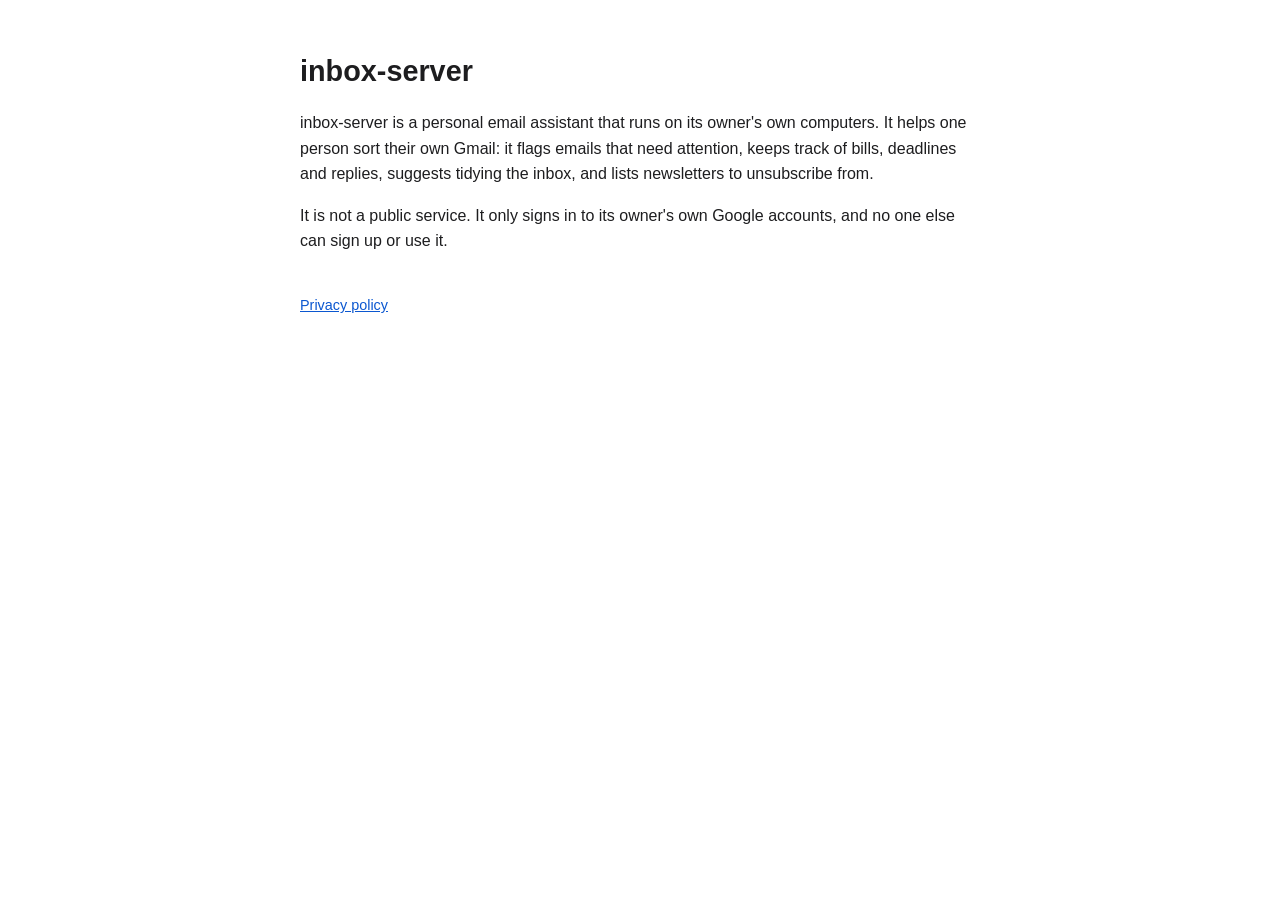
<file: index.html>
<!doctype html>
<html lang="en">
<head>
<meta charset="utf-8">
<meta name="viewport" content="width=device-width, initial-scale=1">
<title>inbox-server</title>
<link rel="stylesheet" href="style.css">
</head>
<body>
<main>
<h1>inbox-server</h1>
<p>inbox-server is a personal email assistant that runs on its owner's own computers. It helps one person sort their own Gmail: it flags emails that need attention, keeps track of bills, deadlines and replies, suggests tidying the inbox, and lists newsletters to unsubscribe from.</p>
<p>It is not a public service. It only signs in to its owner's own Google accounts, and no one else can sign up or use it.</p>
<footer><a href="privacy.html">Privacy policy</a></footer>
</main>
</body>
</html>
</file>
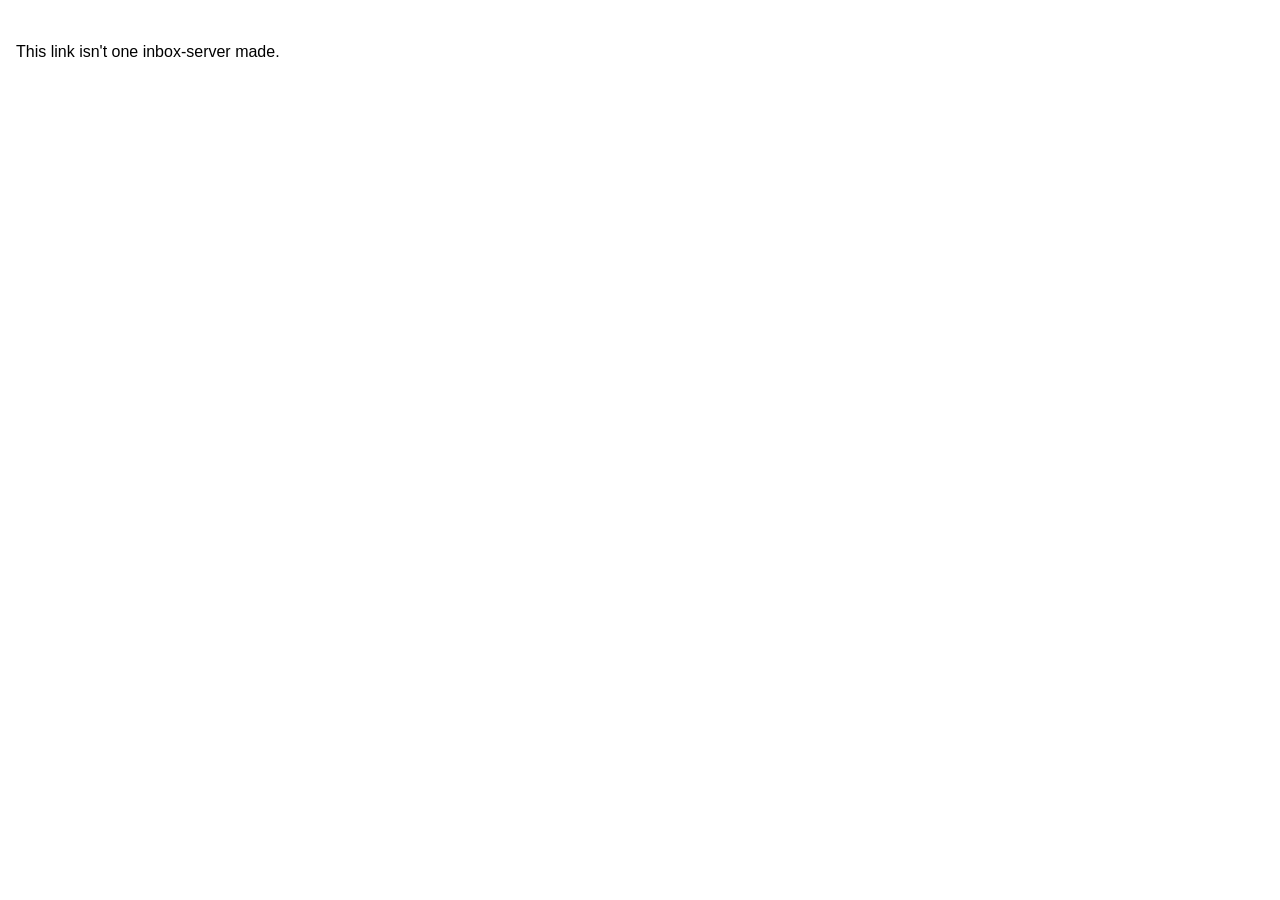
<file: open.html>
<!doctype html>
<html lang="en">
<head>
<meta charset="utf-8">
<meta name="viewport" content="width=device-width, initial-scale=1">
<meta name="referrer" content="no-referrer">
<meta http-equiv="Content-Security-Policy" content="default-src 'none'; style-src 'unsafe-inline'; script-src 'sha256-NfmDSKQReqpBIPJUGTixGnurM2aTevv9jB9X3GWmszA='">
<title>Opening email…</title>
<style>
  body { font: 16px/1.5 -apple-system, BlinkMacSystemFont, sans-serif; margin: 40px 16px; }
  @media (prefers-color-scheme: dark) { body { background: #141416; color: #ececec; } a { color: #8ab4f8; } }
</style>
</head>
<body>
<p id="status">Opening your email…</p>
<p id="links" hidden><a id="mail">Open in Apple Mail</a> · <a id="gmail">Open in Gmail</a></p>
<script>
  const p = new URLSearchParams(location.hash.slice(1));
  const m = p.get('m') || '', g = p.get('g') || '', u = p.get('u') || '';
  // Accept only what a real link from inbox-server contains, so this page can never send you anywhere else.
  const ok = /^[^\s<>]{1,250}@[^\s<>]{1,250}$/.test(m) && /^[0-9a-f]{8,24}$/.test(g) && /^[^\s@]+@[^\s@]+$/.test(u);
  if (!ok) {
    document.getElementById('status').textContent = "This link isn't one inbox-server made.";
  } else {
    const mail = 'message://' + encodeURIComponent('<' + m + '>');
    const gmail = 'https://mail.google.com/mail/u/?authuser=' + encodeURIComponent(u) + '#all/' + g;
    document.getElementById('mail').href = mail;
    document.getElementById('gmail').href = gmail;
    document.getElementById('links').hidden = false;
    const apple = /iPhone|iPad|iPod|Macintosh/.test(navigator.userAgent);
    document.getElementById('status').textContent = 'Opening it in ' + (apple ? 'Apple Mail' : 'Gmail') + '…';
    location.replace(apple ? mail : gmail);
  }
</script>
</body>
</html>
</file>
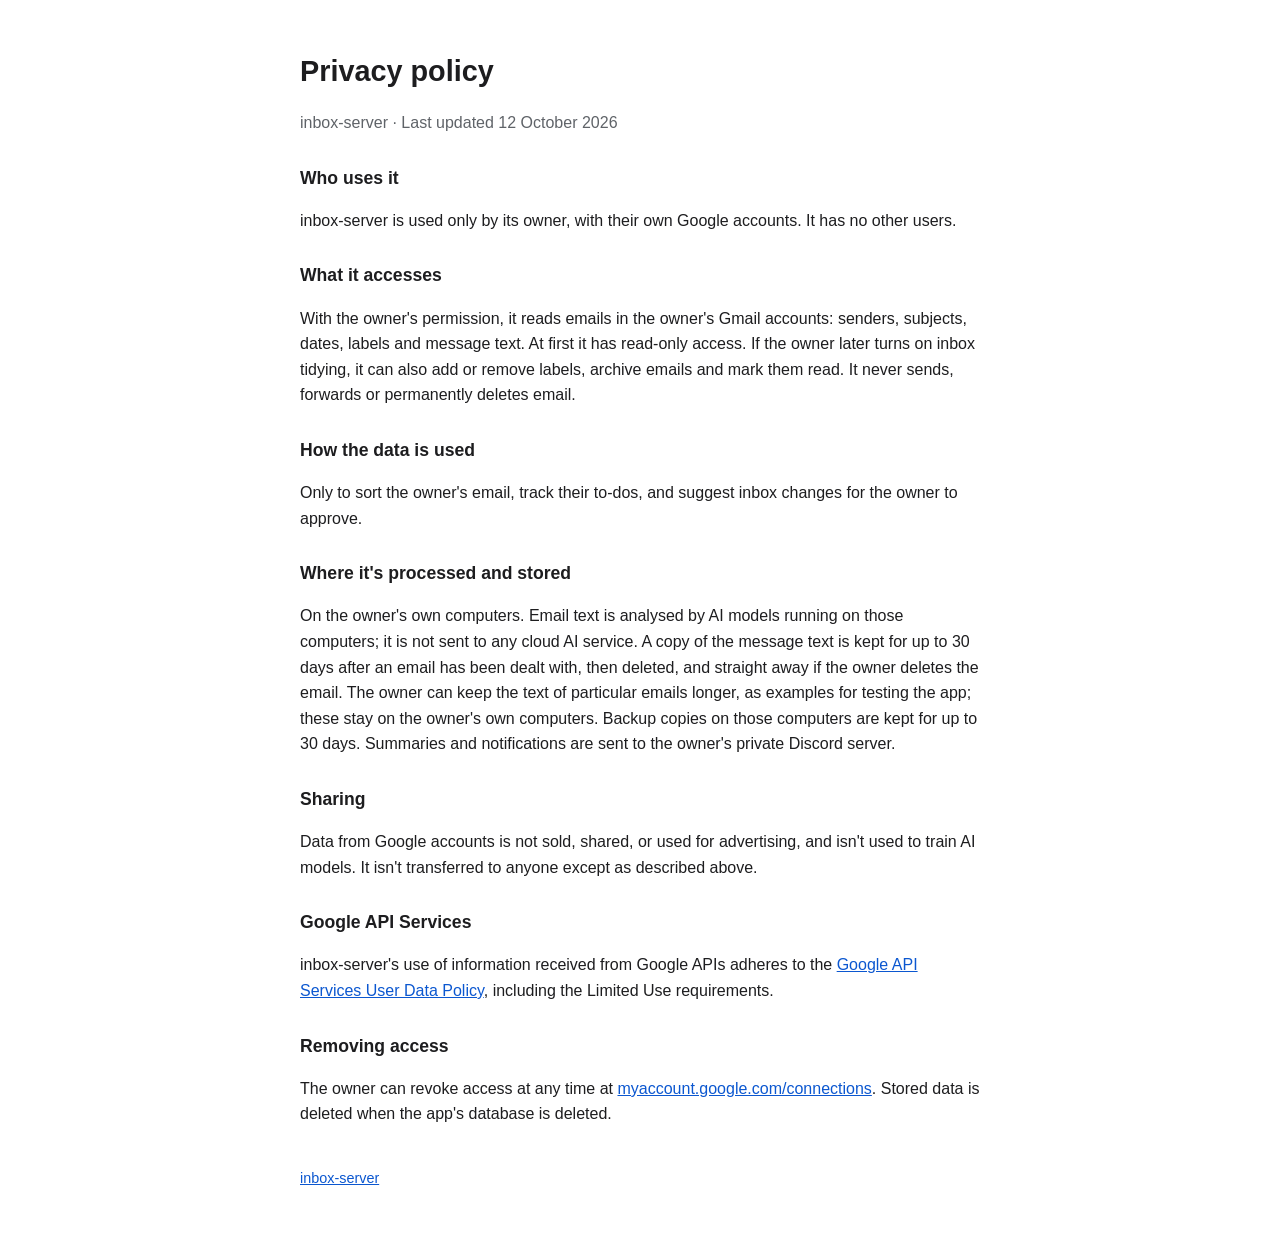
<file: privacy.html>
<!doctype html>
<html lang="en">
<head>
<meta charset="utf-8">
<meta name="viewport" content="width=device-width, initial-scale=1">
<title>inbox-server privacy policy</title>
<link rel="stylesheet" href="style.css">
</head>
<body>
<main>
<h1>Privacy policy</h1>
<p class="muted">inbox-server · Last updated 12 October 2026</p>

<h2>Who uses it</h2>
<p>inbox-server is used only by its owner, with their own Google accounts. It has no other users.</p>

<h2>What it accesses</h2>
<p>With the owner's permission, it reads emails in the owner's Gmail accounts: senders, subjects, dates, labels and message text. At first it has read-only access. If the owner later turns on inbox tidying, it can also add or remove labels, archive emails and mark them read. It never sends, forwards or permanently deletes email.</p>

<h2>How the data is used</h2>
<p>Only to sort the owner's email, track their to-dos, and suggest inbox changes for the owner to approve.</p>

<h2>Where it's processed and stored</h2>
<p>On the owner's own computers. Email text is analysed by AI models running on those computers; it is not sent to any cloud AI service. A copy of the message text is kept for up to 30 days after an email has been dealt with, then deleted, and straight away if the owner deletes the email. The owner can keep the text of particular emails longer, as examples for testing the app; these stay on the owner's own computers. Backup copies on those computers are kept for up to 30 days. Summaries and notifications are sent to the owner's private Discord server.</p>

<h2>Sharing</h2>
<p>Data from Google accounts is not sold, shared, or used for advertising, and isn't used to train AI models. It isn't transferred to anyone except as described above.</p>

<h2>Google API Services</h2>
<p>inbox-server's use of information received from Google APIs adheres to the <a href="https://developers.google.com/terms/api-services-user-data-policy">Google API Services User Data Policy</a>, including the Limited Use requirements.</p>

<h2>Removing access</h2>
<p>The owner can revoke access at any time at <a href="https://myaccount.google.com/connections">myaccount.google.com/connections</a>. Stored data is deleted when the app's database is deleted.</p>

<footer><a href="./">inbox-server</a></footer>
</main>
</body>
</html>
</file>
<file: style.css>
:root { --bg: #ffffff; --fg: #1d1d1f; --muted: #5f6368; --link: #0b57d0; }
@media (prefers-color-scheme: dark) { :root { --bg: #141416; --fg: #ececec; --muted: #a0a4a8; --link: #8ab4f8; } }
body { background: var(--bg); color: var(--fg); font: 16px/1.6 -apple-system, BlinkMacSystemFont, "Segoe UI", Roboto, sans-serif; margin: 0; }
main { max-width: 680px; margin: 0 auto; padding: 48px 16px; }
h1 { font-size: 1.8rem; margin: 0 0 8px; }
h2 { font-size: 1.1rem; margin: 28px 0 4px; }
.muted { color: var(--muted); }
a { color: var(--link); }
footer { margin-top: 40px; color: var(--muted); font-size: 0.9rem; }
</file>
